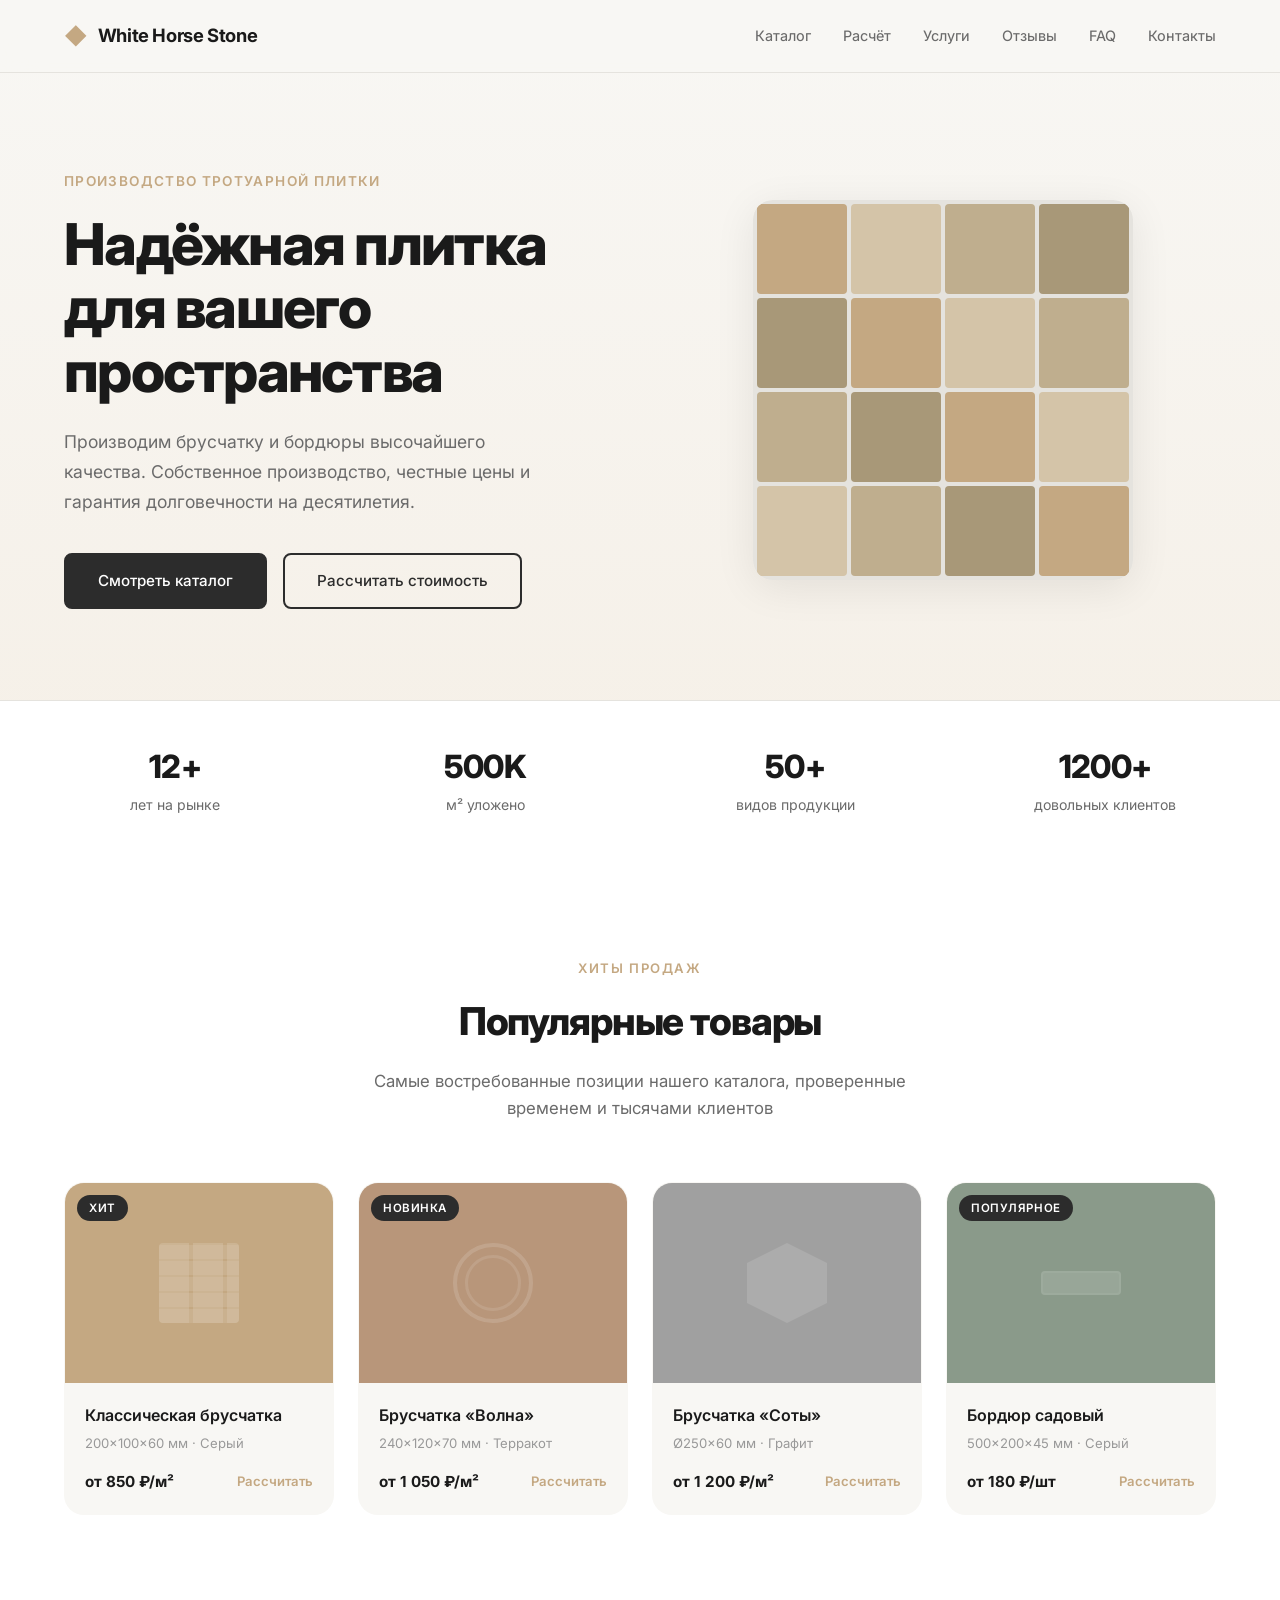
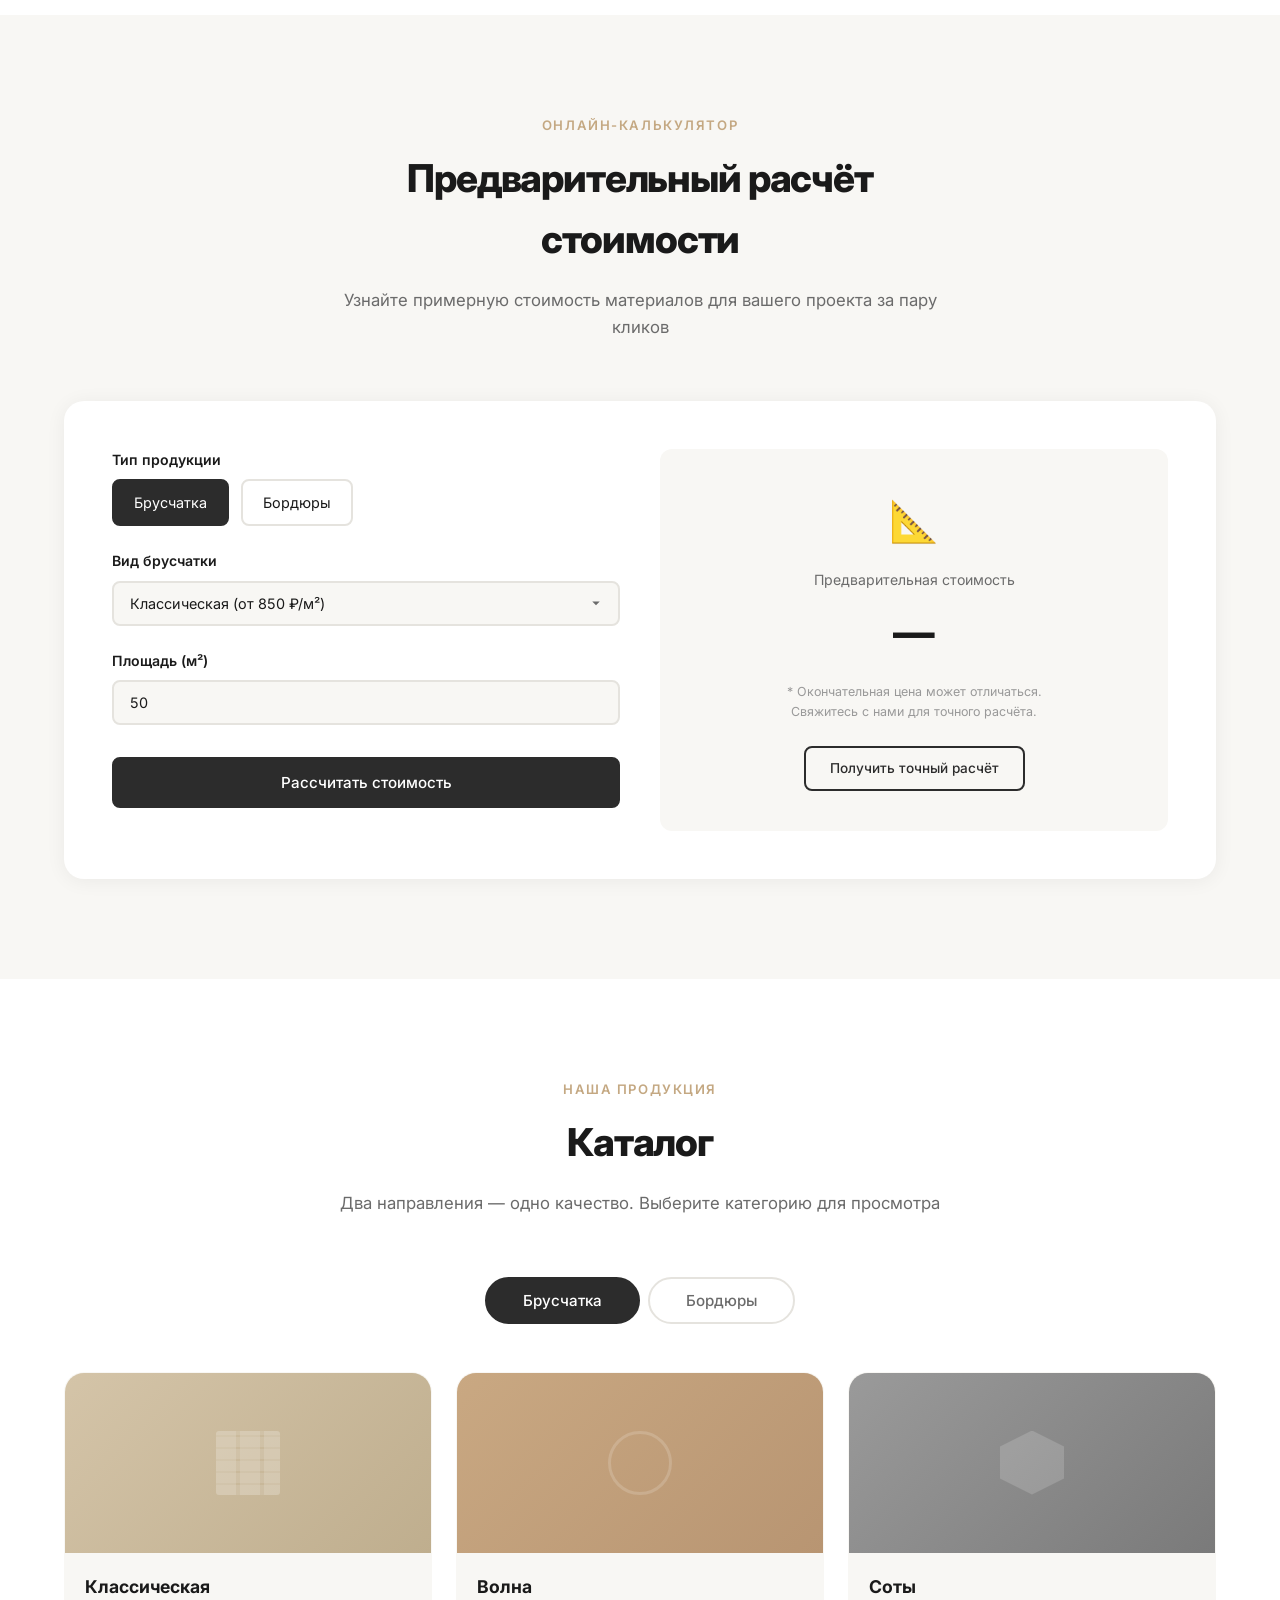
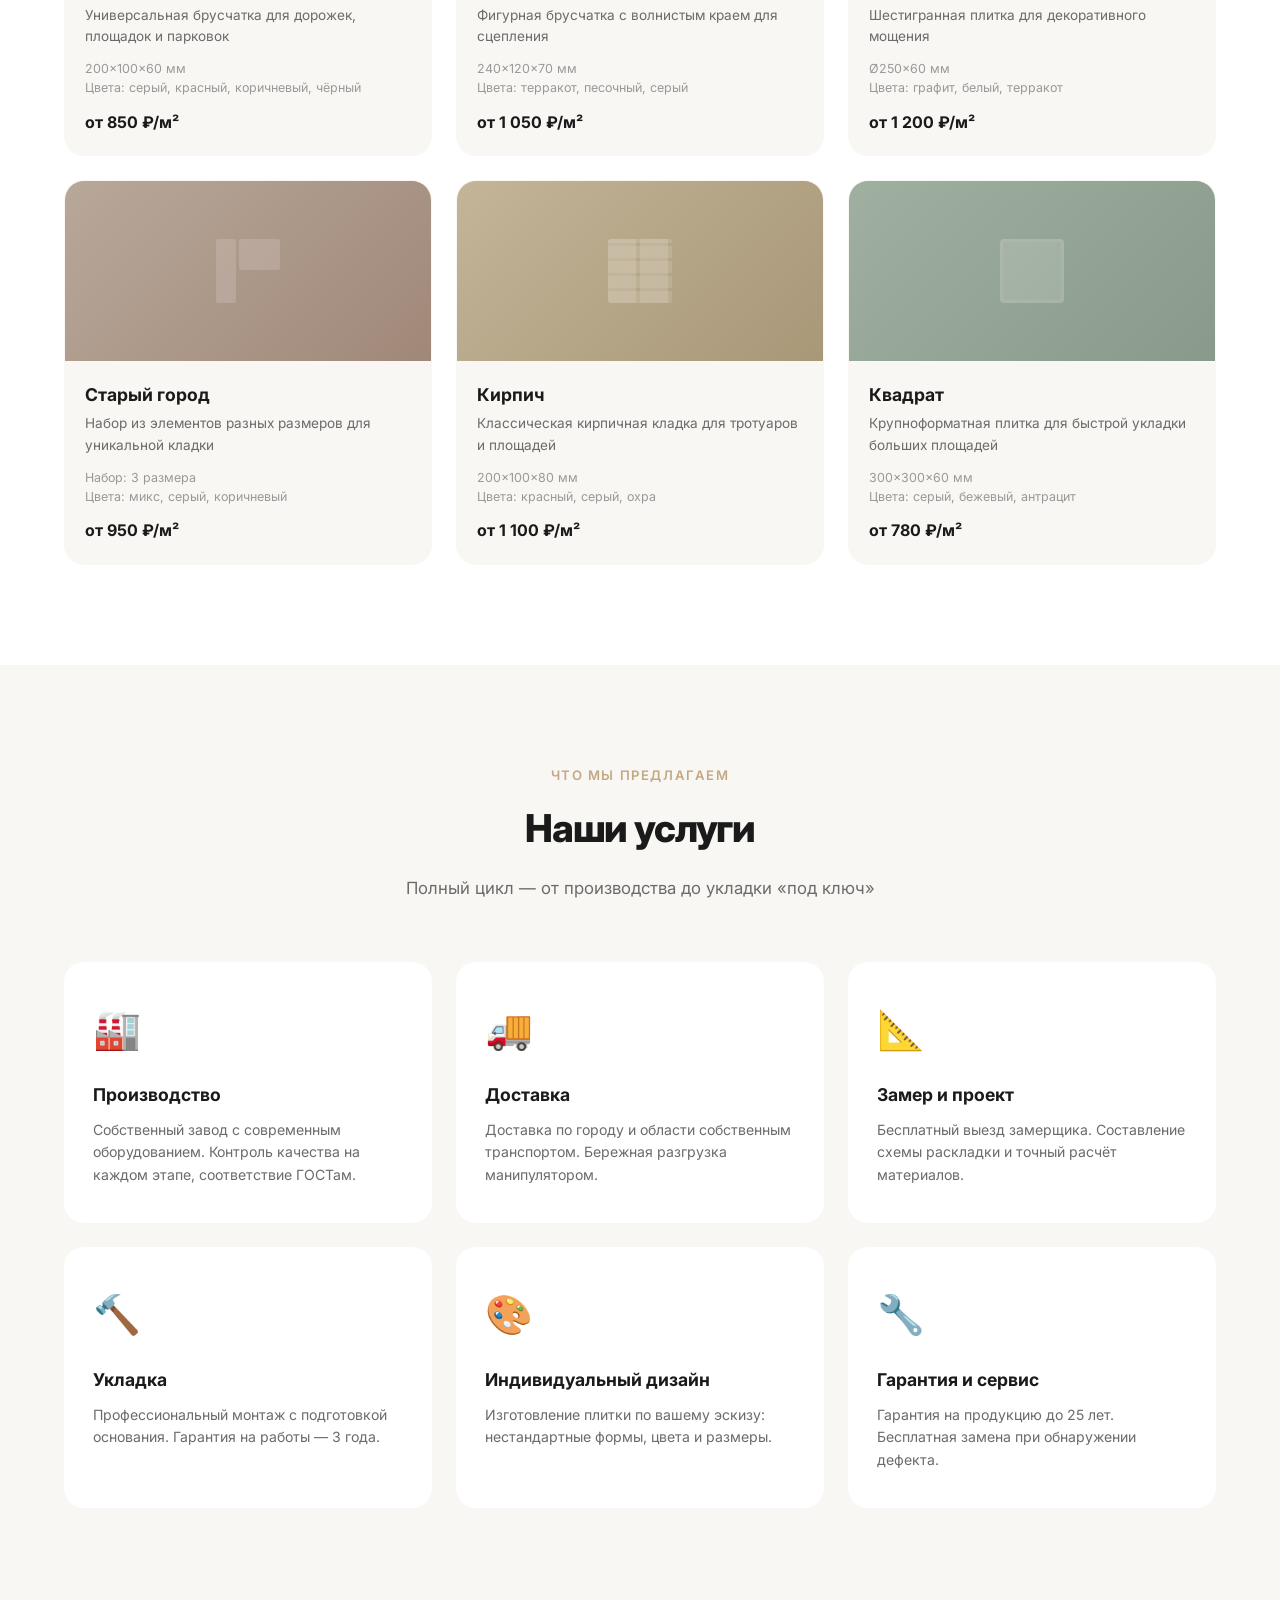
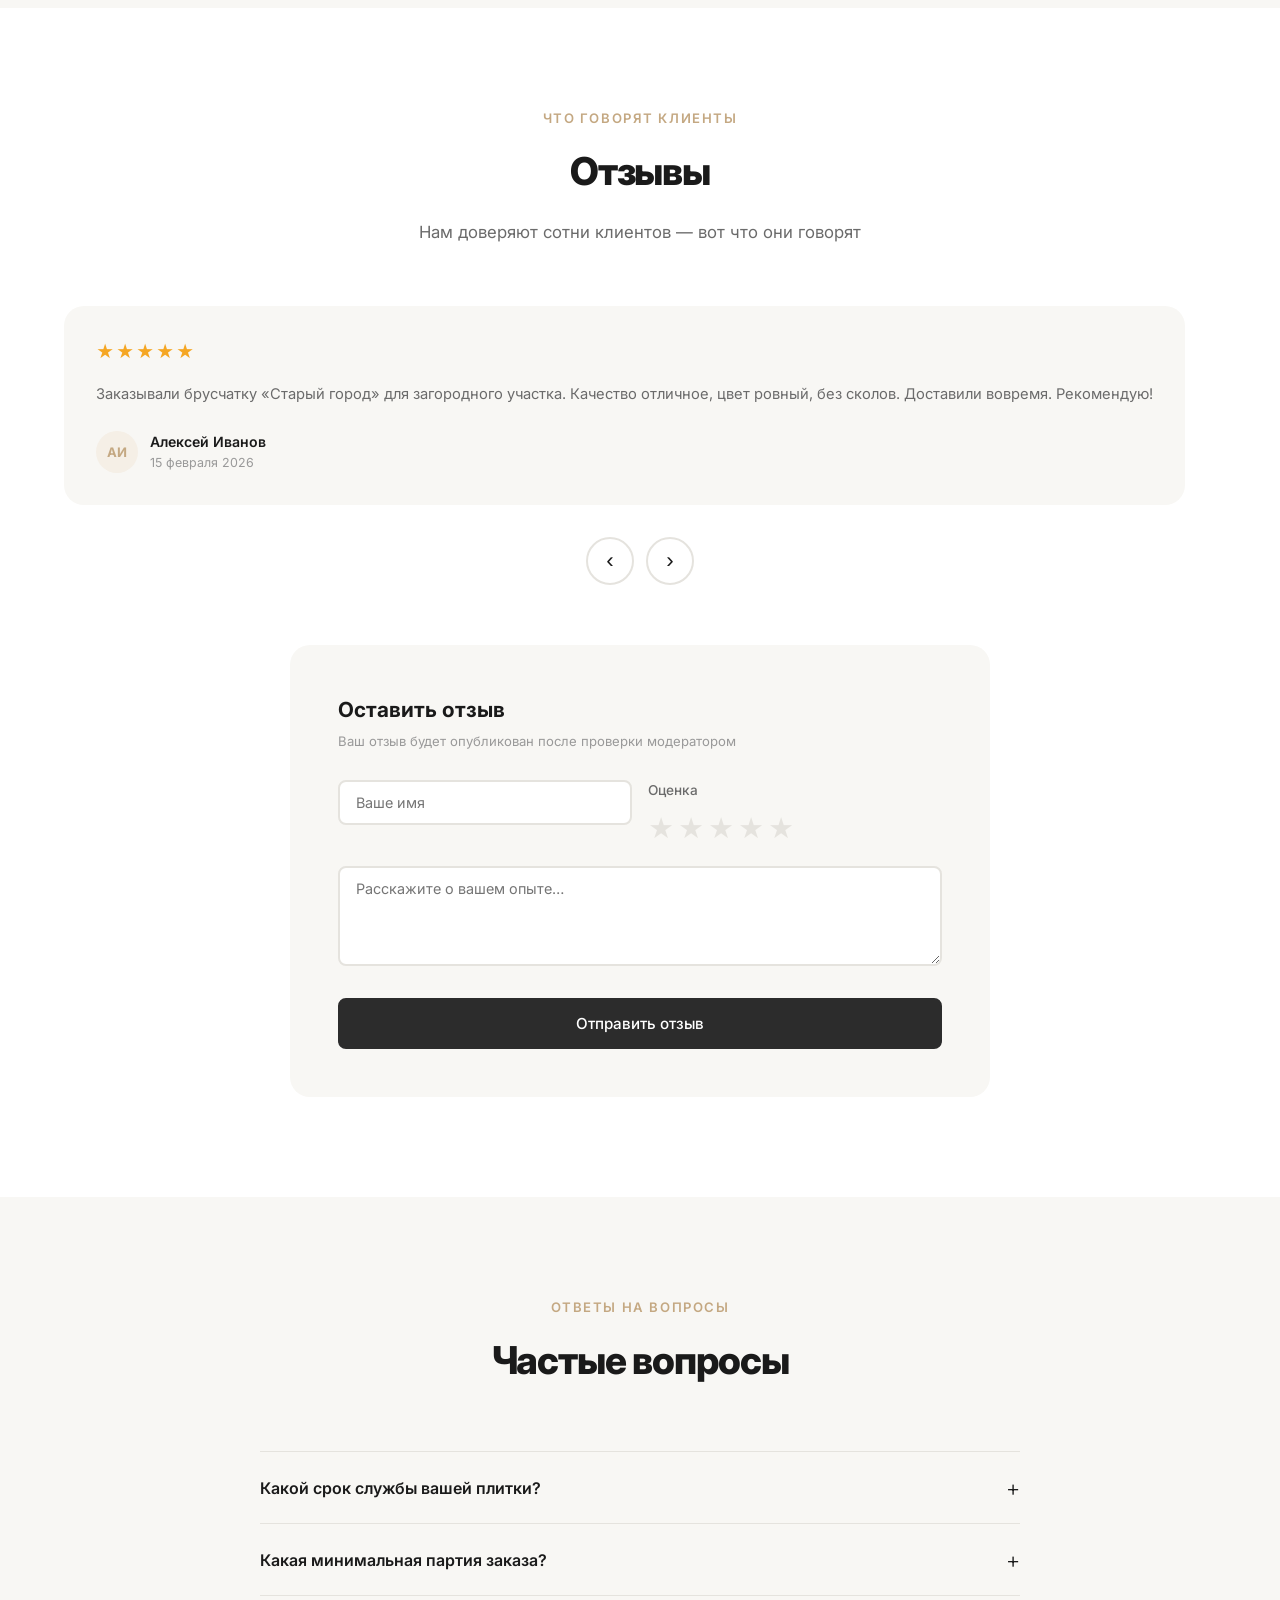
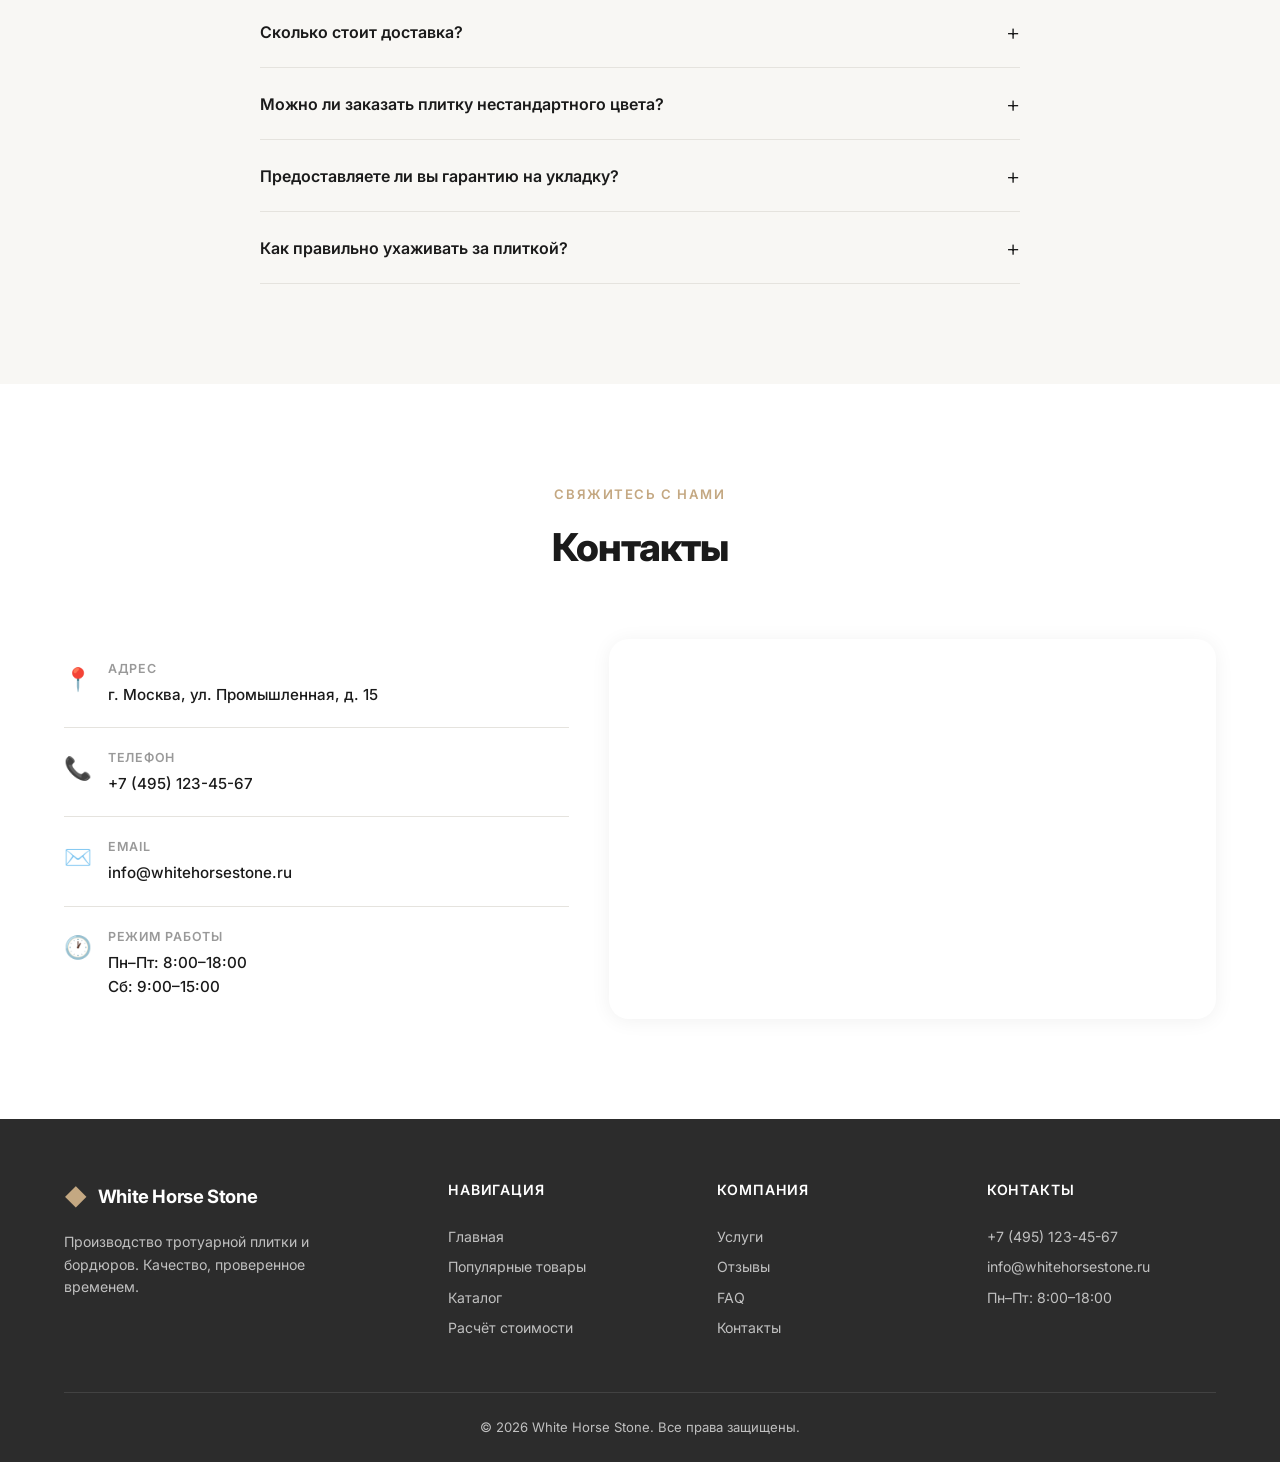
<file: index.html>
<!DOCTYPE html>
<html lang="ru">
<head>
    <meta charset="UTF-8">
    <meta name="viewport" content="width=device-width, initial-scale=1.0">
    <title>White Horse Stone — Тротуарная плитка и бордюры</title>
    <link rel="stylesheet" href="css/style.css">
    <link rel="preconnect" href="https://fonts.googleapis.com">
    <link rel="preconnect" href="https://fonts.gstatic.com" crossorigin>
    <link href="https://fonts.googleapis.com/css2?family=Inter:wght@300;400;500;600;700;800&display=swap" rel="stylesheet">
</head>
<body>

    <!-- ===== HEADER ===== -->
    <header class="header" id="header">
        <div class="container header__inner">
            <a href="#" class="logo">
                <span class="logo__icon">◆</span>
                <span class="logo__text">White Horse Stone</span>
            </a>
            <nav class="nav" id="nav">
                <a href="#catalog" class="nav__link">Каталог</a>
                <a href="#calculator" class="nav__link">Расчёт</a>
                <a href="#services" class="nav__link">Услуги</a>
                <a href="#reviews" class="nav__link">Отзывы</a>
                <a href="#faq" class="nav__link">FAQ</a>
                <a href="#contacts" class="nav__link">Контакты</a>
            </nav>
            <button class="burger" id="burger" aria-label="Меню">
                <span></span><span></span><span></span>
            </button>
        </div>
    </header>

    <!-- ===== HERO ===== -->
    <section class="hero" id="hero">
        <div class="container hero__inner">
            <div class="hero__content">
                <p class="hero__tag">Производство тротуарной плитки</p>
                <h1 class="hero__title">Надёжная плитка <br>для вашего пространства</h1>
                <p class="hero__desc">Производим брусчатку и бордюры высочайшего качества. Собственное производство, честные цены и гарантия долговечности на десятилетия.</p>
                <div class="hero__actions">
                    <a href="#catalog" class="btn btn--primary">Смотреть каталог</a>
                    <a href="#calculator" class="btn btn--outline">Рассчитать стоимость</a>
                </div>
            </div>
            <div class="hero__visual">
                <div class="hero__pattern">
                    <div class="hero__pattern-grid">
                        <div class="tile t1"></div><div class="tile t2"></div><div class="tile t3"></div><div class="tile t4"></div>
                        <div class="tile t5"></div><div class="tile t6"></div><div class="tile t7"></div><div class="tile t8"></div>
                        <div class="tile t9"></div><div class="tile t10"></div><div class="tile t11"></div><div class="tile t12"></div>
                        <div class="tile t13"></div><div class="tile t14"></div><div class="tile t15"></div><div class="tile t16"></div>
                    </div>
                </div>
            </div>
        </div>
        <div class="hero__stats">
            <div class="container hero__stats-inner">
                <div class="stat">
                    <span class="stat__number">12+</span>
                    <span class="stat__label">лет на рынке</span>
                </div>
                <div class="stat">
                    <span class="stat__number">500K</span>
                    <span class="stat__label">м² уложено</span>
                </div>
                <div class="stat">
                    <span class="stat__number">50+</span>
                    <span class="stat__label">видов продукции</span>
                </div>
                <div class="stat">
                    <span class="stat__number">1200+</span>
                    <span class="stat__label">довольных клиентов</span>
                </div>
            </div>
        </div>
    </section>

    <!-- ===== POPULAR PRODUCTS ===== -->
    <section class="section popular" id="popular">
        <div class="container">
            <div class="section__header">
                <p class="section__tag">Хиты продаж</p>
                <h2 class="section__title">Популярные товары</h2>
                <p class="section__desc">Самые востребованные позиции нашего каталога, проверенные временем и тысячами клиентов</p>
            </div>
            <div class="popular__grid">
                <div class="product-card">
                    <div class="product-card__img" style="background-color: #c4a882;">
                        <span class="product-card__badge">Хит</span>
                        <div class="product-card__tile-preview tile-preview--brick"></div>
                    </div>
                    <div class="product-card__body">
                        <h3 class="product-card__name">Классическая брусчатка</h3>
                        <p class="product-card__info">200×100×60 мм · Серый</p>
                        <div class="product-card__footer">
                            <span class="product-card__price">от 850 ₽/м²</span>
                            <a href="#calculator" class="product-card__btn">Рассчитать</a>
                        </div>
                    </div>
                </div>
                <div class="product-card">
                    <div class="product-card__img" style="background-color: #b8967a;">
                        <span class="product-card__badge">Новинка</span>
                        <div class="product-card__tile-preview tile-preview--wave"></div>
                    </div>
                    <div class="product-card__body">
                        <h3 class="product-card__name">Брусчатка «Волна»</h3>
                        <p class="product-card__info">240×120×70 мм · Терракот</p>
                        <div class="product-card__footer">
                            <span class="product-card__price">от 1 050 ₽/м²</span>
                            <a href="#calculator" class="product-card__btn">Рассчитать</a>
                        </div>
                    </div>
                </div>
                <div class="product-card">
                    <div class="product-card__img" style="background-color: #a0a0a0;">
                        <div class="product-card__tile-preview tile-preview--hex"></div>
                    </div>
                    <div class="product-card__body">
                        <h3 class="product-card__name">Брусчатка «Соты»</h3>
                        <p class="product-card__info">Ø250×60 мм · Графит</p>
                        <div class="product-card__footer">
                            <span class="product-card__price">от 1 200 ₽/м²</span>
                            <a href="#calculator" class="product-card__btn">Рассчитать</a>
                        </div>
                    </div>
                </div>
                <div class="product-card">
                    <div class="product-card__img" style="background-color: #8a9a8a;">
                        <span class="product-card__badge">Популярное</span>
                        <div class="product-card__tile-preview tile-preview--border"></div>
                    </div>
                    <div class="product-card__body">
                        <h3 class="product-card__name">Бордюр садовый</h3>
                        <p class="product-card__info">500×200×45 мм · Серый</p>
                        <div class="product-card__footer">
                            <span class="product-card__price">от 180 ₽/шт</span>
                            <a href="#calculator" class="product-card__btn">Рассчитать</a>
                        </div>
                    </div>
                </div>
            </div>
        </div>
    </section>

    <!-- ===== CALCULATOR ===== -->
    <section class="section calculator" id="calculator">
        <div class="container">
            <div class="section__header">
                <p class="section__tag">Онлайн-калькулятор</p>
                <h2 class="section__title">Предварительный расчёт стоимости</h2>
                <p class="section__desc">Узнайте примерную стоимость материалов для вашего проекта за пару кликов</p>
            </div>
            <div class="calc">
                <div class="calc__form">
                    <div class="calc__group">
                        <label class="calc__label">Тип продукции</label>
                        <div class="calc__radio-group">
                            <label class="calc__radio">
                                <input type="radio" name="productType" value="paving" checked>
                                <span>Брусчатка</span>
                            </label>
                            <label class="calc__radio">
                                <input type="radio" name="productType" value="border">
                                <span>Бордюры</span>
                            </label>
                        </div>
                    </div>

                    <div class="calc__group" id="calcPavingType">
                        <label class="calc__label">Вид брусчатки</label>
                        <select class="calc__select" id="pavingSelect">
                            <option value="850">Классическая (от 850 ₽/м²)</option>
                            <option value="1050">Волна (от 1 050 ₽/м²)</option>
                            <option value="1200">Соты (от 1 200 ₽/м²)</option>
                            <option value="950">Старый город (от 950 ₽/м²)</option>
                            <option value="1100">Кирпич (от 1 100 ₽/м²)</option>
                        </select>
                    </div>

                    <div class="calc__group hidden" id="calcBorderType">
                        <label class="calc__label">Вид бордюра</label>
                        <select class="calc__select" id="borderSelect">
                            <option value="180">Садовый (от 180 ₽/шт)</option>
                            <option value="350">Дорожный (от 350 ₽/шт)</option>
                            <option value="250">Декоративный (от 250 ₽/шт)</option>
                        </select>
                    </div>

                    <div class="calc__group" id="calcArea">
                        <label class="calc__label" id="calcAreaLabel">Площадь (м²)</label>
                        <input type="number" class="calc__input" id="calcAreaInput" min="1" placeholder="Введите площадь" value="50">
                    </div>

                    <button class="btn btn--primary calc__btn" id="calcBtn">Рассчитать стоимость</button>
                </div>

                <div class="calc__result" id="calcResult">
                    <div class="calc__result-icon">📐</div>
                    <p class="calc__result-label">Предварительная стоимость</p>
                    <p class="calc__result-value" id="calcValue">—</p>
                    <p class="calc__result-note">* Окончательная цена может отличаться. Свяжитесь с нами для точного расчёта.</p>
                    <a href="#contacts" class="btn btn--outline calc__result-btn">Получить точный расчёт</a>
                </div>
            </div>
        </div>
    </section>

    <!-- ===== CATALOG ===== -->
    <section class="section catalog" id="catalog">
        <div class="container">
            <div class="section__header">
                <p class="section__tag">Наша продукция</p>
                <h2 class="section__title">Каталог</h2>
                <p class="section__desc">Два направления — одно качество. Выберите категорию для просмотра</p>
            </div>

            <div class="catalog__tabs">
                <button class="catalog__tab active" data-tab="paving">Брусчатка</button>
                <button class="catalog__tab" data-tab="borders">Бордюры</button>
            </div>

            <!-- Брусчатка -->
            <div class="catalog__content active" id="tab-paving">
                <div class="catalog__grid">
                    <div class="catalog-card">
                        <div class="catalog-card__img" style="background: linear-gradient(135deg, #d4c4a8, #bfae8e);">
                            <div class="catalog-card__tile-demo tile-demo--classic"></div>
                        </div>
                        <h3 class="catalog-card__name">Классическая</h3>
                        <p class="catalog-card__desc">Универсальная брусчатка для дорожек, площадок и парковок</p>
                        <p class="catalog-card__specs">200×100×60 мм</p>
                        <p class="catalog-card__colors">Цвета: серый, красный, коричневый, чёрный</p>
                        <p class="catalog-card__price">от 850 ₽/м²</p>
                    </div>
                    <div class="catalog-card">
                        <div class="catalog-card__img" style="background: linear-gradient(135deg, #c9a882, #b89572);">
                            <div class="catalog-card__tile-demo tile-demo--wave"></div>
                        </div>
                        <h3 class="catalog-card__name">Волна</h3>
                        <p class="catalog-card__desc">Фигурная брусчатка с волнистым краем для сцепления</p>
                        <p class="catalog-card__specs">240×120×70 мм</p>
                        <p class="catalog-card__colors">Цвета: терракот, песочный, серый</p>
                        <p class="catalog-card__price">от 1 050 ₽/м²</p>
                    </div>
                    <div class="catalog-card">
                        <div class="catalog-card__img" style="background: linear-gradient(135deg, #9a9a9a, #7a7a7a);">
                            <div class="catalog-card__tile-demo tile-demo--hex"></div>
                        </div>
                        <h3 class="catalog-card__name">Соты</h3>
                        <p class="catalog-card__desc">Шестигранная плитка для декоративного мощения</p>
                        <p class="catalog-card__specs">Ø250×60 мм</p>
                        <p class="catalog-card__colors">Цвета: графит, белый, терракот</p>
                        <p class="catalog-card__price">от 1 200 ₽/м²</p>
                    </div>
                    <div class="catalog-card">
                        <div class="catalog-card__img" style="background: linear-gradient(135deg, #b8a89a, #a08878);">
                            <div class="catalog-card__tile-demo tile-demo--oldtown"></div>
                        </div>
                        <h3 class="catalog-card__name">Старый город</h3>
                        <p class="catalog-card__desc">Набор из элементов разных размеров для уникальной кладки</p>
                        <p class="catalog-card__specs">Набор: 3 размера</p>
                        <p class="catalog-card__colors">Цвета: микс, серый, коричневый</p>
                        <p class="catalog-card__price">от 950 ₽/м²</p>
                    </div>
                    <div class="catalog-card">
                        <div class="catalog-card__img" style="background: linear-gradient(135deg, #c4b498, #a89878);">
                            <div class="catalog-card__tile-demo tile-demo--brick"></div>
                        </div>
                        <h3 class="catalog-card__name">Кирпич</h3>
                        <p class="catalog-card__desc">Классическая кирпичная кладка для тротуаров и площадей</p>
                        <p class="catalog-card__specs">200×100×80 мм</p>
                        <p class="catalog-card__colors">Цвета: красный, серый, охра</p>
                        <p class="catalog-card__price">от 1 100 ₽/м²</p>
                    </div>
                    <div class="catalog-card">
                        <div class="catalog-card__img" style="background: linear-gradient(135deg, #a0b0a0, #8a9a8a);">
                            <div class="catalog-card__tile-demo tile-demo--square"></div>
                        </div>
                        <h3 class="catalog-card__name">Квадрат</h3>
                        <p class="catalog-card__desc">Крупноформатная плитка для быстрой укладки больших площадей</p>
                        <p class="catalog-card__specs">300×300×60 мм</p>
                        <p class="catalog-card__colors">Цвета: серый, бежевый, антрацит</p>
                        <p class="catalog-card__price">от 780 ₽/м²</p>
                    </div>
                </div>
            </div>

            <!-- Бордюры -->
            <div class="catalog__content" id="tab-borders">
                <div class="catalog__grid">
                    <div class="catalog-card">
                        <div class="catalog-card__img" style="background: linear-gradient(135deg, #b0b0b0, #909090);">
                            <div class="catalog-card__tile-demo tile-demo--border-garden"></div>
                        </div>
                        <h3 class="catalog-card__name">Садовый</h3>
                        <p class="catalog-card__desc">Лёгкий бордюр для садовых дорожек и клумб</p>
                        <p class="catalog-card__specs">500×200×45 мм</p>
                        <p class="catalog-card__colors">Цвета: серый, красный, коричневый</p>
                        <p class="catalog-card__price">от 180 ₽/шт</p>
                    </div>
                    <div class="catalog-card">
                        <div class="catalog-card__img" style="background: linear-gradient(135deg, #8a8a8a, #6a6a6a);">
                            <div class="catalog-card__tile-demo tile-demo--border-road"></div>
                        </div>
                        <h3 class="catalog-card__name">Дорожный</h3>
                        <p class="catalog-card__desc">Усиленный бордюр для проезжих частей и парковок</p>
                        <p class="catalog-card__specs">1000×300×150 мм</p>
                        <p class="catalog-card__colors">Цвета: серый, чёрный</p>
                        <p class="catalog-card__price">от 350 ₽/шт</p>
                    </div>
                    <div class="catalog-card">
                        <div class="catalog-card__img" style="background: linear-gradient(135deg, #c8b898, #a89878);">
                            <div class="catalog-card__tile-demo tile-demo--border-deco"></div>
                        </div>
                        <h3 class="catalog-card__name">Декоративный</h3>
                        <p class="catalog-card__desc">Фигурный бордюр с рельефным орнаментом</p>
                        <p class="catalog-card__specs">500×250×50 мм</p>
                        <p class="catalog-card__colors">Цвета: песочный, терракот, серый</p>
                        <p class="catalog-card__price">от 250 ₽/шт</p>
                    </div>
                    <div class="catalog-card">
                        <div class="catalog-card__img" style="background: linear-gradient(135deg, #a0a898, #889088);">
                            <div class="catalog-card__tile-demo tile-demo--border-lawn"></div>
                        </div>
                        <h3 class="catalog-card__name">Газонный</h3>
                        <p class="catalog-card__desc">Низкий бордюр для отделения газонов от мощёных зон</p>
                        <p class="catalog-card__specs">500×100×30 мм</p>
                        <p class="catalog-card__colors">Цвета: зелёный, серый</p>
                        <p class="catalog-card__price">от 120 ₽/шт</p>
                    </div>
                </div>
            </div>
        </div>
    </section>

    <!-- ===== SERVICES ===== -->
    <section class="section services" id="services">
        <div class="container">
            <div class="section__header">
                <p class="section__tag">Что мы предлагаем</p>
                <h2 class="section__title">Наши услуги</h2>
                <p class="section__desc">Полный цикл — от производства до укладки «под ключ»</p>
            </div>
            <div class="services__grid">
                <div class="service-card">
                    <div class="service-card__icon">🏭</div>
                    <h3 class="service-card__title">Производство</h3>
                    <p class="service-card__desc">Собственный завод с современным оборудованием. Контроль качества на каждом этапе, соответствие ГОСТам.</p>
                </div>
                <div class="service-card">
                    <div class="service-card__icon">🚚</div>
                    <h3 class="service-card__title">Доставка</h3>
                    <p class="service-card__desc">Доставка по городу и области собственным транспортом. Бережная разгрузка манипулятором.</p>
                </div>
                <div class="service-card">
                    <div class="service-card__icon">📐</div>
                    <h3 class="service-card__title">Замер и проект</h3>
                    <p class="service-card__desc">Бесплатный выезд замерщика. Составление схемы раскладки и точный расчёт материалов.</p>
                </div>
                <div class="service-card">
                    <div class="service-card__icon">🔨</div>
                    <h3 class="service-card__title">Укладка</h3>
                    <p class="service-card__desc">Профессиональный монтаж с подготовкой основания. Гарантия на работы — 3 года.</p>
                </div>
                <div class="service-card">
                    <div class="service-card__icon">🎨</div>
                    <h3 class="service-card__title">Индивидуальный дизайн</h3>
                    <p class="service-card__desc">Изготовление плитки по вашему эскизу: нестандартные формы, цвета и размеры.</p>
                </div>
                <div class="service-card">
                    <div class="service-card__icon">🔧</div>
                    <h3 class="service-card__title">Гарантия и сервис</h3>
                    <p class="service-card__desc">Гарантия на продукцию до 25 лет. Бесплатная замена при обнаружении дефекта.</p>
                </div>
            </div>
        </div>
    </section>

    <!-- ===== REVIEWS ===== -->
    <section class="section reviews" id="reviews">
        <div class="container">
            <div class="section__header">
                <p class="section__tag">Что говорят клиенты</p>
                <h2 class="section__title">Отзывы</h2>
                <p class="section__desc">Нам доверяют сотни клиентов — вот что они говорят</p>
            </div>

            <div class="reviews__slider" id="reviewsSlider">
                <div class="reviews__track" id="reviewsTrack">
                    <!-- Предустановленные отзывы -->
                    <div class="review-card">
                        <div class="review-card__stars">★★★★★</div>
                        <p class="review-card__text">Заказывали брусчатку «Старый город» для загородного участка. Качество отличное, цвет ровный, без сколов. Доставили вовремя. Рекомендую!</p>
                        <div class="review-card__author">
                            <div class="review-card__avatar">АИ</div>
                            <div>
                                <p class="review-card__name">Алексей Иванов</p>
                                <p class="review-card__date">15 февраля 2026</p>
                            </div>
                        </div>
                    </div>
                    <div class="review-card">
                        <div class="review-card__stars">★★★★★</div>
                        <p class="review-card__text">Делали дорожки на даче. Плитка «Волна» легла идеально, мастера всё сделали аккуратно. Уже второй сезон — ни одной трещины!</p>
                        <div class="review-card__author">
                            <div class="review-card__avatar">МС</div>
                            <div>
                                <p class="review-card__name">Мария Смирнова</p>
                                <p class="review-card__date">3 января 2026</p>
                            </div>
                        </div>
                    </div>
                    <div class="review-card">
                        <div class="review-card__stars">★★★★★</div>
                        <p class="review-card__text">Брали бордюры и брусчатку для парковки у офиса. Всё чётко: замер, расчёт, доставка, укладка. Работают профессионально.</p>
                        <div class="review-card__author">
                            <div class="review-card__avatar">ДК</div>
                            <div>
                                <p class="review-card__name">Дмитрий Козлов</p>
                                <p class="review-card__date">20 декабря 2025</p>
                            </div>
                        </div>
                    </div>
                </div>
                <div class="reviews__controls">
                    <button class="reviews__arrow reviews__arrow--prev" id="reviewPrev" aria-label="Предыдущий">‹</button>
                    <button class="reviews__arrow reviews__arrow--next" id="reviewNext" aria-label="Следующий">›</button>
                </div>
            </div>

            <!-- Форма отзыва -->
            <div class="review-form" id="reviewForm">
                <h3 class="review-form__title">Оставить отзыв</h3>
                <p class="review-form__note">Ваш отзыв будет опубликован после проверки модератором</p>
                <div class="review-form__fields">
                    <div class="review-form__group">
                        <input type="text" class="review-form__input" id="reviewName" placeholder="Ваше имя" maxlength="50" required>
                    </div>
                    <div class="review-form__group">
                        <label class="review-form__label">Оценка</label>
                        <div class="review-form__stars-input" id="starsInput">
                            <span class="star-btn" data-value="1">★</span>
                            <span class="star-btn" data-value="2">★</span>
                            <span class="star-btn" data-value="3">★</span>
                            <span class="star-btn" data-value="4">★</span>
                            <span class="star-btn" data-value="5">★</span>
                        </div>
                    </div>
                    <div class="review-form__group review-form__group--full">
                        <textarea class="review-form__textarea" id="reviewText" placeholder="Расскажите о вашем опыте…" maxlength="500" required></textarea>
                    </div>
                    <button class="btn btn--primary review-form__btn" id="submitReview">Отправить отзыв</button>
                </div>
                <div class="review-form__success hidden" id="reviewSuccess">
                    <span class="review-form__success-icon">✓</span>
                    <p>Спасибо! Ваш отзыв отправлен на модерацию.</p>
                </div>
            </div>
        </div>
    </section>

    <!-- ===== FAQ ===== -->
    <section class="section faq" id="faq">
        <div class="container">
            <div class="section__header">
                <p class="section__tag">Ответы на вопросы</p>
                <h2 class="section__title">Частые вопросы</h2>
            </div>
            <div class="faq__list">
                <div class="faq__item">
                    <button class="faq__question">
                        <span>Какой срок службы вашей плитки?</span>
                        <span class="faq__icon">+</span>
                    </button>
                    <div class="faq__answer">
                        <p>Наша плитка рассчитана на срок службы от 25 лет и более при правильной укладке и эксплуатации. Мы используем высокомарочный бетон (М300+) и качественные красители, устойчивые к выгоранию.</p>
                    </div>
                </div>
                <div class="faq__item">
                    <button class="faq__question">
                        <span>Какая минимальная партия заказа?</span>
                        <span class="faq__icon">+</span>
                    </button>
                    <div class="faq__answer">
                        <p>Минимальный заказ — от 10 м² для брусчатки и от 20 штук для бордюров. Для нестандартных заказов минимальная партия обсуждается индивидуально.</p>
                    </div>
                </div>
                <div class="faq__item">
                    <button class="faq__question">
                        <span>Сколько стоит доставка?</span>
                        <span class="faq__icon">+</span>
                    </button>
                    <div class="faq__answer">
                        <p>Доставка по городу — бесплатно при заказе от 50 м². За пределы города стоимость рассчитывается индивидуально, в среднем от 50 ₽/км. Разгрузка манипулятором включена.</p>
                    </div>
                </div>
                <div class="faq__item">
                    <button class="faq__question">
                        <span>Можно ли заказать плитку нестандартного цвета?</span>
                        <span class="faq__icon">+</span>
                    </button>
                    <div class="faq__answer">
                        <p>Да, мы изготавливаем плитку в любом цвете по каталогу RAL. Срок изготовления нестандартных цветов — от 5 рабочих дней, минимальная партия — от 30 м².</p>
                    </div>
                </div>
                <div class="faq__item">
                    <button class="faq__question">
                        <span>Предоставляете ли вы гарантию на укладку?</span>
                        <span class="faq__icon">+</span>
                    </button>
                    <div class="faq__answer">
                        <p>Да, гарантия на работы по укладке составляет 3 года. На саму продукцию — до 25 лет. В случае обнаружения производственного брака замена производится бесплатно.</p>
                    </div>
                </div>
                <div class="faq__item">
                    <button class="faq__question">
                        <span>Как правильно ухаживать за плиткой?</span>
                        <span class="faq__icon">+</span>
                    </button>
                    <div class="faq__answer">
                        <p>Плитка не требует особого ухода. Рекомендуем периодически промывать водой, не использовать агрессивную химию и своевременно удалять сорняки из швов. Зимой для уборки льда не используйте металлические скребки.</p>
                    </div>
                </div>
            </div>
        </div>
    </section>

    <!-- ===== CONTACTS ===== -->
    <section class="section contacts" id="contacts">
        <div class="container">
            <div class="section__header">
                <p class="section__tag">Свяжитесь с нами</p>
                <h2 class="section__title">Контакты</h2>
            </div>
            <div class="contacts__inner">
                <div class="contacts__info">
                    <div class="contacts__item">
                        <span class="contacts__icon">📍</span>
                        <div>
                            <p class="contacts__label">Адрес</p>
                            <p class="contacts__value">г. Москва, ул. Промышленная, д. 15</p>
                        </div>
                    </div>
                    <div class="contacts__item">
                        <span class="contacts__icon">📞</span>
                        <div>
                            <p class="contacts__label">Телефон</p>
                            <p class="contacts__value"><a href="tel:+74951234567">+7 (495) 123-45-67</a></p>
                        </div>
                    </div>
                    <div class="contacts__item">
                        <span class="contacts__icon">✉️</span>
                        <div>
                            <p class="contacts__label">Email</p>
                            <p class="contacts__value"><a href="mailto:info@whitehorsestone.ru">info@whitehorsestone.ru</a></p>
                        </div>
                    </div>
                    <div class="contacts__item">
                        <span class="contacts__icon">🕐</span>
                        <div>
                            <p class="contacts__label">Режим работы</p>
                            <p class="contacts__value">Пн–Пт: 8:00–18:00<br>Сб: 9:00–15:00</p>
                        </div>
                    </div>
                </div>
                <div class="contacts__map" id="map">
                    <iframe 
                        src="https://www.openstreetmap.org/export/embed.html?bbox=37.5%2C55.7%2C37.7%2C55.8&layer=mapnik"
                        width="100%" 
                        height="100%" 
                        style="border:0; border-radius: 16px;" 
                        allowfullscreen 
                        loading="lazy"
                        title="Карта">
                    </iframe>
                </div>
            </div>
        </div>
    </section>

    <!-- ===== FOOTER ===== -->
    <footer class="footer">
        <div class="container">
            <div class="footer__inner">
                <div class="footer__col footer__col--brand">
                    <a href="#" class="logo logo--footer">
                        <span class="logo__icon">◆</span>
                        <span class="logo__text">White Horse Stone</span>
                    </a>
                    <p class="footer__about">Производство тротуарной плитки и бордюров. Качество, проверенное временем.</p>
                </div>
                <div class="footer__col">
                    <h4 class="footer__heading">Навигация</h4>
                    <a href="#hero" class="footer__link">Главная</a>
                    <a href="#popular" class="footer__link">Популярные товары</a>
                    <a href="#catalog" class="footer__link">Каталог</a>
                    <a href="#calculator" class="footer__link">Расчёт стоимости</a>
                </div>
                <div class="footer__col">
                    <h4 class="footer__heading">Компания</h4>
                    <a href="#services" class="footer__link">Услуги</a>
                    <a href="#reviews" class="footer__link">Отзывы</a>
                    <a href="#faq" class="footer__link">FAQ</a>
                    <a href="#contacts" class="footer__link">Контакты</a>
                </div>
                <div class="footer__col">
                    <h4 class="footer__heading">Контакты</h4>
                    <a href="tel:+74951234567" class="footer__link">+7 (495) 123-45-67</a>
                    <a href="mailto:info@whitehorsestone.ru" class="footer__link">info@whitehorsestone.ru</a>
                    <p class="footer__link">Пн–Пт: 8:00–18:00</p>
                </div>
            </div>
            <div class="footer__bottom">
                <p>&copy; 2026 White Horse Stone. Все права защищены.</p>
            </div>
        </div>
    </footer>

    <script src="js/main.js"></script>
</body>
</html>
</file>
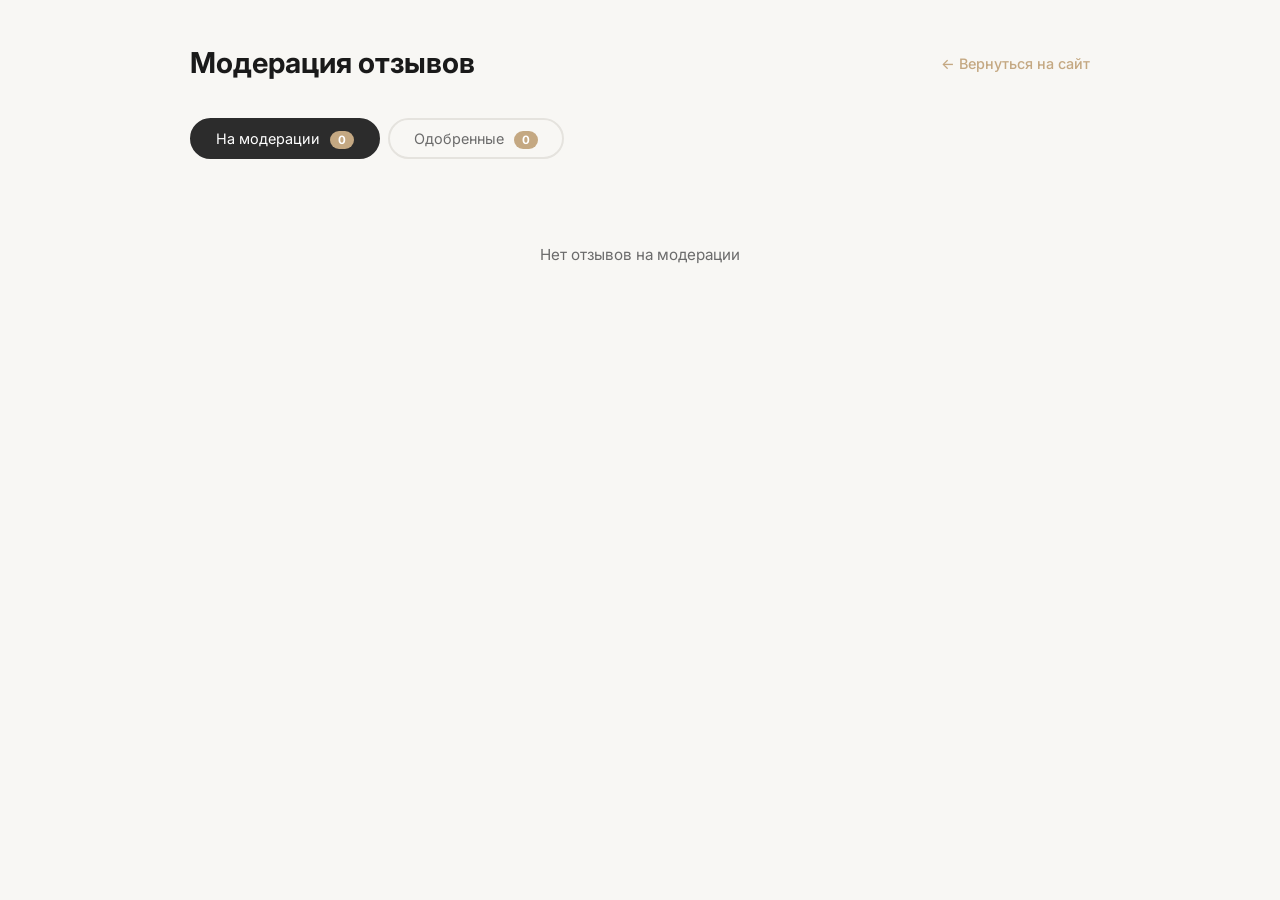
<file: admin.html>
<!DOCTYPE html>
<html lang="ru">
<head>
    <meta charset="UTF-8">
    <meta name="viewport" content="width=device-width, initial-scale=1.0">
    <title>Модерация отзывов — White Horse Stone</title>
    <link rel="preconnect" href="https://fonts.googleapis.com">
    <link rel="preconnect" href="https://fonts.gstatic.com" crossorigin>
    <link href="https://fonts.googleapis.com/css2?family=Inter:wght@400;500;600;700&display=swap" rel="stylesheet">
    <style>
        *, *::before, *::after { margin: 0; padding: 0; box-sizing: border-box; }

        :root {
            --bg: #f8f7f4;
            --white: #ffffff;
            --text: #1a1a1a;
            --text-secondary: #6b6b6b;
            --border: #e5e3de;
            --accent: #2c2c2c;
            --warm: #c4a882;
            --green: #43a047;
            --red: #e53935;
            --radius: 12px;
            --font: 'Inter', sans-serif;
        }

        body {
            font-family: var(--font);
            background: var(--bg);
            color: var(--text);
            line-height: 1.6;
            padding: 40px 24px;
        }

        .admin {
            max-width: 900px;
            margin: 0 auto;
        }

        .admin__header {
            display: flex;
            align-items: center;
            justify-content: space-between;
            margin-bottom: 32px;
            flex-wrap: wrap;
            gap: 16px;
        }

        .admin__title {
            font-size: 1.8rem;
            font-weight: 700;
        }

        .admin__back {
            font-size: 0.9rem;
            color: var(--warm);
            text-decoration: none;
            font-weight: 500;
        }
        .admin__back:hover { text-decoration: underline; }

        .admin__tabs {
            display: flex;
            gap: 8px;
            margin-bottom: 24px;
        }

        .admin__tab {
            padding: 10px 24px;
            border: 2px solid var(--border);
            border-radius: 50px;
            background: transparent;
            font-family: var(--font);
            font-size: 0.9rem;
            cursor: pointer;
            transition: 0.3s;
            color: var(--text-secondary);
        }

        .admin__tab.active {
            background: var(--accent);
            border-color: var(--accent);
            color: var(--white);
        }

        .admin__count {
            background: var(--warm);
            color: var(--white);
            font-size: 0.72rem;
            padding: 2px 8px;
            border-radius: 20px;
            margin-left: 6px;
            font-weight: 700;
        }

        .admin__empty {
            text-align: center;
            padding: 60px;
            color: var(--text-secondary);
            font-size: 0.95rem;
        }

        .review-mod {
            background: var(--white);
            border-radius: var(--radius);
            padding: 28px;
            margin-bottom: 16px;
            border: 1px solid var(--border);
            transition: 0.3s;
        }

        .review-mod__top {
            display: flex;
            align-items: center;
            justify-content: space-between;
            margin-bottom: 12px;
        }

        .review-mod__name {
            font-weight: 600;
            font-size: 1rem;
        }

        .review-mod__date {
            font-size: 0.82rem;
            color: var(--text-secondary);
        }

        .review-mod__stars {
            color: #f5a623;
            font-size: 1rem;
            letter-spacing: 1px;
            margin-bottom: 8px;
        }

        .review-mod__text {
            font-size: 0.92rem;
            color: var(--text-secondary);
            line-height: 1.7;
            margin-bottom: 20px;
        }

        .review-mod__actions {
            display: flex;
            gap: 10px;
        }

        .btn-mod {
            padding: 8px 20px;
            border: none;
            border-radius: 8px;
            font-family: var(--font);
            font-size: 0.85rem;
            font-weight: 600;
            cursor: pointer;
            transition: 0.3s;
        }

        .btn-mod--approve {
            background: var(--green);
            color: var(--white);
        }
        .btn-mod--approve:hover { opacity: 0.85; }

        .btn-mod--reject {
            background: var(--red);
            color: var(--white);
        }
        .btn-mod--reject:hover { opacity: 0.85; }

        .btn-mod--delete {
            background: transparent;
            color: var(--red);
            border: 1px solid var(--red);
        }
        .btn-mod--delete:hover { background: var(--red); color: var(--white); }

        @keyframes fadeOut {
            to { opacity: 0; transform: translateX(30px); height: 0; padding: 0; margin: 0; overflow: hidden; }
        }

        .review-mod--removing {
            animation: fadeOut 0.4s ease forwards;
        }
    </style>
</head>
<body>

    <div class="admin">
        <div class="admin__header">
            <h1 class="admin__title">Модерация отзывов</h1>
            <a href="index.html" class="admin__back">← Вернуться на сайт</a>
        </div>

        <div class="admin__tabs">
            <button class="admin__tab active" data-view="pending">
                На модерации <span class="admin__count" id="pendingCount">0</span>
            </button>
            <button class="admin__tab" data-view="approved">
                Одобренные <span class="admin__count" id="approvedCount">0</span>
            </button>
        </div>

        <div id="pendingList"></div>
        <div id="approvedList" style="display:none"></div>
    </div>

    <script>
        const pendingList = document.getElementById('pendingList');
        const approvedList = document.getElementById('approvedList');
        const pendingCount = document.getElementById('pendingCount');
        const approvedCount = document.getElementById('approvedCount');
        const tabs = document.querySelectorAll('.admin__tab');

        function escapeHtml(text) {
            const div = document.createElement('div');
            div.textContent = text;
            return div.innerHTML;
        }

        function getPending() {
            return JSON.parse(localStorage.getItem('whs_pending_reviews') || '[]');
        }

        function getApproved() {
            return JSON.parse(localStorage.getItem('whs_approved_reviews') || '[]');
        }

        function savePending(data) {
            localStorage.setItem('whs_pending_reviews', JSON.stringify(data));
        }

        function saveApproved(data) {
            localStorage.setItem('whs_approved_reviews', JSON.stringify(data));
        }

        function renderStars(n) {
            return '★'.repeat(n) + '☆'.repeat(5 - n);
        }

        function render() {
            const pending = getPending();
            const approved = getApproved();

            pendingCount.textContent = pending.length;
            approvedCount.textContent = approved.length;

            if (pending.length === 0) {
                pendingList.innerHTML = '<div class="admin__empty">Нет отзывов на модерации</div>';
            } else {
                pendingList.innerHTML = pending.map(r => `
                    <div class="review-mod" data-id="${r.id}">
                        <div class="review-mod__top">
                            <span class="review-mod__name">${escapeHtml(r.name)}</span>
                            <span class="review-mod__date">${escapeHtml(r.date)}</span>
                        </div>
                        <div class="review-mod__stars">${renderStars(r.rating)}</div>
                        <p class="review-mod__text">${escapeHtml(r.text)}</p>
                        <div class="review-mod__actions">
                            <button class="btn-mod btn-mod--approve" onclick="approve(${r.id})">Одобрить</button>
                            <button class="btn-mod btn-mod--reject" onclick="reject(${r.id})">Отклонить</button>
                        </div>
                    </div>
                `).join('');
            }

            if (approved.length === 0) {
                approvedList.innerHTML = '<div class="admin__empty">Нет одобренных отзывов</div>';
            } else {
                approvedList.innerHTML = approved.map(r => `
                    <div class="review-mod" data-id="${r.id}">
                        <div class="review-mod__top">
                            <span class="review-mod__name">${escapeHtml(r.name)}</span>
                            <span class="review-mod__date">${escapeHtml(r.date)}</span>
                        </div>
                        <div class="review-mod__stars">${renderStars(r.rating)}</div>
                        <p class="review-mod__text">${escapeHtml(r.text)}</p>
                        <div class="review-mod__actions">
                            <button class="btn-mod btn-mod--delete" onclick="removeApproved(${r.id})">Удалить</button>
                        </div>
                    </div>
                `).join('');
            }
        }

        function animateAndRemove(id, callback) {
            const el = document.querySelector(`.review-mod[data-id="${id}"]`);
            if (el) {
                el.classList.add('review-mod--removing');
                setTimeout(callback, 400);
            } else {
                callback();
            }
        }

        window.approve = function(id) {
            animateAndRemove(id, () => {
                const pending = getPending();
                const idx = pending.findIndex(r => r.id === id);
                if (idx === -1) return;

                const review = pending.splice(idx, 1)[0];
                review.approved = true;
                savePending(pending);

                const approved = getApproved();
                approved.push(review);
                saveApproved(approved);

                render();
            });
        };

        window.reject = function(id) {
            animateAndRemove(id, () => {
                const pending = getPending();
                savePending(pending.filter(r => r.id !== id));
                render();
            });
        };

        window.removeApproved = function(id) {
            if (!confirm('Удалить этот отзыв?')) return;
            animateAndRemove(id, () => {
                const approved = getApproved();
                saveApproved(approved.filter(r => r.id !== id));
                render();
            });
        };

        // Tabs
        tabs.forEach(tab => {
            tab.addEventListener('click', () => {
                tabs.forEach(t => t.classList.remove('active'));
                tab.classList.add('active');
                const view = tab.dataset.view;
                pendingList.style.display = view === 'pending' ? '' : 'none';
                approvedList.style.display = view === 'approved' ? '' : 'none';
            });
        });

        render();
    </script>
</body>
</html>
</file>
<file: css/style.css>
/* ===== RESET & BASE ===== */
*, *::before, *::after {
    margin: 0;
    padding: 0;
    box-sizing: border-box;
}

:root {
    --white: #ffffff;
    --bg: #f8f7f4;
    --bg-alt: #f0eee9;
    --text: #1a1a1a;
    --text-secondary: #6b6b6b;
    --text-light: #999999;
    --accent: #2c2c2c;
    --accent-hover: #444444;
    --border: #e5e3de;
    --card-bg: #ffffff;
    --shadow: 0 2px 20px rgba(0,0,0,0.06);
    --shadow-lg: 0 8px 40px rgba(0,0,0,0.08);
    --radius: 12px;
    --radius-lg: 20px;
    --radius-sm: 8px;
    --transition: 0.3s cubic-bezier(0.4, 0, 0.2, 1);
    --font: 'Inter', -apple-system, BlinkMacSystemFont, sans-serif;
    --warm: #c4a882;
    --warm-light: #f5efe6;
}

html {
    scroll-behavior: smooth;
    font-size: 16px;
}

body {
    font-family: var(--font);
    background: var(--bg);
    color: var(--text);
    line-height: 1.6;
    -webkit-font-smoothing: antialiased;
    overflow-x: hidden;
}

a {
    color: inherit;
    text-decoration: none;
}

img {
    max-width: 100%;
    display: block;
}

.container {
    max-width: 1200px;
    margin: 0 auto;
    padding: 0 24px;
}

.hidden {
    display: none !important;
}

/* ===== BUTTONS ===== */
.btn {
    display: inline-flex;
    align-items: center;
    justify-content: center;
    padding: 14px 32px;
    border-radius: var(--radius-sm);
    font-family: var(--font);
    font-size: 0.95rem;
    font-weight: 500;
    cursor: pointer;
    transition: var(--transition);
    border: 2px solid transparent;
    white-space: nowrap;
}

.btn--primary {
    background: var(--accent);
    color: var(--white);
    border-color: var(--accent);
}
.btn--primary:hover {
    background: var(--accent-hover);
    border-color: var(--accent-hover);
    transform: translateY(-1px);
}

.btn--outline {
    background: transparent;
    color: var(--accent);
    border-color: var(--accent);
}
.btn--outline:hover {
    background: var(--accent);
    color: var(--white);
    transform: translateY(-1px);
}

/* ===== HEADER ===== */
.header {
    position: fixed;
    top: 0;
    left: 0;
    right: 0;
    z-index: 1000;
    background: rgba(248, 247, 244, 0.85);
    backdrop-filter: blur(20px);
    -webkit-backdrop-filter: blur(20px);
    border-bottom: 1px solid var(--border);
    transition: var(--transition);
}

.header--scrolled {
    box-shadow: var(--shadow);
}

.header__inner {
    display: flex;
    align-items: center;
    justify-content: space-between;
    height: 72px;
}

.logo {
    display: flex;
    align-items: center;
    gap: 10px;
    font-weight: 700;
    font-size: 1.15rem;
    letter-spacing: -0.02em;
}

.logo__icon {
    color: var(--warm);
    font-size: 1.4rem;
}

.nav {
    display: flex;
    gap: 32px;
}

.nav__link {
    font-size: 0.9rem;
    font-weight: 450;
    color: var(--text-secondary);
    transition: var(--transition);
    position: relative;
}

.nav__link::after {
    content: '';
    position: absolute;
    bottom: -4px;
    left: 0;
    width: 0;
    height: 2px;
    background: var(--accent);
    transition: var(--transition);
}

.nav__link:hover {
    color: var(--text);
}

.nav__link:hover::after {
    width: 100%;
}

.burger {
    display: none;
    flex-direction: column;
    gap: 5px;
    background: none;
    border: none;
    cursor: pointer;
    padding: 8px;
}

.burger span {
    width: 24px;
    height: 2px;
    background: var(--text);
    border-radius: 2px;
    transition: var(--transition);
}

.burger.active span:nth-child(1) {
    transform: rotate(45deg) translate(5px, 5px);
}
.burger.active span:nth-child(2) {
    opacity: 0;
}
.burger.active span:nth-child(3) {
    transform: rotate(-45deg) translate(5px, -5px);
}

/* ===== HERO ===== */
.hero {
    padding: 140px 0 0;
    background: linear-gradient(180deg, var(--bg) 0%, var(--warm-light) 100%);
    position: relative;
    overflow: hidden;
}

.hero__inner {
    display: grid;
    grid-template-columns: 1fr 1fr;
    gap: 60px;
    align-items: center;
    min-height: 500px;
}

.hero__tag {
    font-size: 0.85rem;
    font-weight: 600;
    text-transform: uppercase;
    letter-spacing: 0.1em;
    color: var(--warm);
    margin-bottom: 20px;
}

.hero__title {
    font-size: clamp(2.2rem, 4.5vw, 3.6rem);
    font-weight: 800;
    line-height: 1.1;
    letter-spacing: -0.03em;
    margin-bottom: 24px;
    color: var(--text);
}

.hero__desc {
    font-size: 1.1rem;
    color: var(--text-secondary);
    max-width: 480px;
    margin-bottom: 36px;
    line-height: 1.7;
}

.hero__actions {
    display: flex;
    gap: 16px;
    flex-wrap: wrap;
}

/* Hero visual pattern */
.hero__visual {
    display: flex;
    align-items: center;
    justify-content: center;
}

.hero__pattern {
    width: 380px;
    height: 380px;
    border-radius: var(--radius-lg);
    overflow: hidden;
    box-shadow: var(--shadow-lg);
    position: relative;
}

.hero__pattern-grid {
    display: grid;
    grid-template-columns: repeat(4, 1fr);
    gap: 4px;
    padding: 4px;
    width: 100%;
    height: 100%;
    background: var(--border);
}

.tile {
    border-radius: 4px;
    transition: var(--transition);
}

.t1, .t6, .t11, .t16 { background: #c4a882; }
.t2, .t7, .t12, .t13 { background: #d4c4a8; }
.t3, .t8, .t9, .t14  { background: #bfae8e; }
.t4, .t5, .t10, .t15 { background: #a89878; }

.tile:hover {
    opacity: 0.8;
    transform: scale(0.95);
}

/* Hero stats */
.hero__stats {
    background: var(--white);
    margin-top: 60px;
    border-top: 1px solid var(--border);
}

.hero__stats-inner {
    display: grid;
    grid-template-columns: repeat(4, 1fr);
    gap: 40px;
    padding: 40px 0;
}

.stat {
    text-align: center;
}

.stat__number {
    display: block;
    font-size: 2rem;
    font-weight: 800;
    letter-spacing: -0.02em;
    color: var(--text);
}

.stat__label {
    font-size: 0.88rem;
    color: var(--text-secondary);
    margin-top: 4px;
}

/* ===== SECTIONS COMMON ===== */
.section {
    padding: 100px 0;
}

.section__header {
    text-align: center;
    max-width: 600px;
    margin: 0 auto 60px;
}

.section__tag {
    font-size: 0.82rem;
    font-weight: 600;
    text-transform: uppercase;
    letter-spacing: 0.12em;
    color: var(--warm);
    margin-bottom: 12px;
}

.section__title {
    font-size: clamp(1.8rem, 3vw, 2.6rem);
    font-weight: 800;
    letter-spacing: -0.03em;
    margin-bottom: 16px;
}

.section__desc {
    font-size: 1.05rem;
    color: var(--text-secondary);
    line-height: 1.6;
}

/* ===== POPULAR PRODUCTS ===== */
.popular {
    background: var(--white);
}

.popular__grid {
    display: grid;
    grid-template-columns: repeat(4, 1fr);
    gap: 24px;
}

.product-card {
    background: var(--bg);
    border-radius: var(--radius-lg);
    overflow: hidden;
    transition: var(--transition);
    border: 1px solid transparent;
}

.product-card:hover {
    transform: translateY(-4px);
    box-shadow: var(--shadow-lg);
    border-color: var(--border);
}

.product-card__img {
    height: 200px;
    position: relative;
    display: flex;
    align-items: center;
    justify-content: center;
    overflow: hidden;
}

.product-card__badge {
    position: absolute;
    top: 12px;
    left: 12px;
    background: var(--accent);
    color: var(--white);
    font-size: 0.72rem;
    font-weight: 600;
    padding: 4px 12px;
    border-radius: 20px;
    text-transform: uppercase;
    letter-spacing: 0.05em;
}

/* Tile pattern previews */
.product-card__tile-preview {
    width: 80px;
    height: 80px;
    opacity: 0.35;
}

.tile-preview--brick {
    background: repeating-linear-gradient(
        90deg,
        rgba(255,255,255,0.4) 0px,
        rgba(255,255,255,0.4) 30px,
        transparent 30px,
        transparent 34px
    ),
    repeating-linear-gradient(
        0deg,
        rgba(255,255,255,0.3) 0px,
        rgba(255,255,255,0.3) 14px,
        transparent 14px,
        transparent 16px
    );
    border-radius: 4px;
}

.tile-preview--wave {
    border-radius: 50%;
    border: 4px solid rgba(255,255,255,0.4);
    position: relative;
}
.tile-preview--wave::after {
    content: '';
    position: absolute;
    inset: 8px;
    border-radius: 50%;
    border: 3px solid rgba(255,255,255,0.3);
}

.tile-preview--hex {
    clip-path: polygon(50% 0%, 100% 25%, 100% 75%, 50% 100%, 0% 75%, 0% 25%);
    background: rgba(255,255,255,0.35);
}

.tile-preview--border {
    width: 80px;
    height: 24px;
    background: rgba(255,255,255,0.35);
    border-radius: 4px;
    border: 2px solid rgba(255,255,255,0.2);
}

.product-card__body {
    padding: 20px;
}

.product-card__name {
    font-size: 1rem;
    font-weight: 600;
    margin-bottom: 4px;
}

.product-card__info {
    font-size: 0.82rem;
    color: var(--text-light);
    margin-bottom: 16px;
}

.product-card__footer {
    display: flex;
    align-items: center;
    justify-content: space-between;
}

.product-card__price {
    font-weight: 700;
    font-size: 0.95rem;
}

.product-card__btn {
    font-size: 0.82rem;
    font-weight: 600;
    color: var(--warm);
    transition: var(--transition);
}

.product-card__btn:hover {
    color: var(--text);
}

/* ===== CALCULATOR ===== */
.calculator {
    background: var(--bg);
}

.calc {
    display: grid;
    grid-template-columns: 1fr 1fr;
    gap: 40px;
    background: var(--white);
    border-radius: var(--radius-lg);
    padding: 48px;
    box-shadow: var(--shadow);
}

.calc__group {
    margin-bottom: 24px;
}

.calc__label {
    display: block;
    font-size: 0.88rem;
    font-weight: 600;
    margin-bottom: 8px;
    color: var(--text);
}

.calc__radio-group {
    display: flex;
    gap: 12px;
}

.calc__radio {
    display: flex;
    align-items: center;
    gap: 8px;
    cursor: pointer;
    padding: 10px 20px;
    border: 2px solid var(--border);
    border-radius: var(--radius-sm);
    transition: var(--transition);
    font-size: 0.9rem;
}

.calc__radio input {
    display: none;
}

.calc__radio:has(input:checked) {
    border-color: var(--accent);
    background: var(--accent);
    color: var(--white);
}

.calc__select,
.calc__input {
    width: 100%;
    padding: 12px 16px;
    border: 2px solid var(--border);
    border-radius: var(--radius-sm);
    font-family: var(--font);
    font-size: 0.9rem;
    background: var(--bg);
    color: var(--text);
    transition: var(--transition);
    appearance: none;
    -webkit-appearance: none;
}

.calc__select {
    background-image: url("data:image/svg+xml,%3Csvg xmlns='http://www.w3.org/2000/svg' width='12' height='12' fill='%236b6b6b' viewBox='0 0 16 16'%3E%3Cpath d='M8 11L3 6h10l-5 5z'/%3E%3C/svg%3E");
    background-repeat: no-repeat;
    background-position: right 16px center;
    padding-right: 40px;
}

.calc__select:focus,
.calc__input:focus {
    outline: none;
    border-color: var(--accent);
    background: var(--white);
}

.calc__btn {
    width: 100%;
    margin-top: 8px;
}

.calc__result {
    display: flex;
    flex-direction: column;
    align-items: center;
    justify-content: center;
    text-align: center;
    background: var(--bg);
    border-radius: var(--radius);
    padding: 40px;
}

.calc__result-icon {
    font-size: 2.5rem;
    margin-bottom: 16px;
}

.calc__result-label {
    font-size: 0.88rem;
    color: var(--text-secondary);
    margin-bottom: 8px;
}

.calc__result-value {
    font-size: 2.6rem;
    font-weight: 800;
    letter-spacing: -0.02em;
    color: var(--text);
    margin-bottom: 16px;
}

.calc__result-note {
    font-size: 0.78rem;
    color: var(--text-light);
    max-width: 280px;
    margin-bottom: 24px;
}

.calc__result-btn {
    font-size: 0.85rem;
    padding: 10px 24px;
}

/* ===== CATALOG ===== */
.catalog {
    background: var(--white);
}

.catalog__tabs {
    display: flex;
    justify-content: center;
    gap: 8px;
    margin-bottom: 48px;
}

.catalog__tab {
    padding: 12px 36px;
    border: 2px solid var(--border);
    border-radius: 50px;
    background: transparent;
    font-family: var(--font);
    font-size: 0.95rem;
    font-weight: 500;
    cursor: pointer;
    transition: var(--transition);
    color: var(--text-secondary);
}

.catalog__tab.active,
.catalog__tab:hover {
    background: var(--accent);
    border-color: var(--accent);
    color: var(--white);
}

.catalog__content {
    display: none;
}
.catalog__content.active {
    display: block;
    animation: fadeIn 0.4s ease;
}

@keyframes fadeIn {
    from { opacity: 0; transform: translateY(10px); }
    to   { opacity: 1; transform: translateY(0); }
}

.catalog__grid {
    display: grid;
    grid-template-columns: repeat(3, 1fr);
    gap: 24px;
}

.catalog-card {
    background: var(--bg);
    border-radius: var(--radius-lg);
    overflow: hidden;
    transition: var(--transition);
    border: 1px solid transparent;
}

.catalog-card:hover {
    transform: translateY(-4px);
    box-shadow: var(--shadow-lg);
    border-color: var(--border);
}

.catalog-card__img {
    height: 180px;
    display: flex;
    align-items: center;
    justify-content: center;
}

.catalog-card__tile-demo {
    width: 64px;
    height: 64px;
    opacity: 0.4;
}

.tile-demo--classic {
    background: repeating-linear-gradient(90deg, rgba(255,255,255,0.4) 0 20px, transparent 20px 24px),
                repeating-linear-gradient(0deg, rgba(255,255,255,0.3) 0 10px, transparent 10px 12px);
    border-radius: 3px;
}
.tile-demo--wave {
    border-radius: 50%;
    border: 3px solid rgba(255,255,255,0.4);
}
.tile-demo--hex {
    clip-path: polygon(50% 0%, 100% 25%, 100% 75%, 50% 100%, 0% 75%, 0% 25%);
    background: rgba(255,255,255,0.4);
}
.tile-demo--oldtown {
    display: grid;
    grid-template-columns: 1fr 2fr;
    grid-template-rows: 1fr 1fr;
    gap: 3px;
}
.tile-demo--oldtown::before,
.tile-demo--oldtown::after {
    content: '';
    background: rgba(255,255,255,0.35);
    border-radius: 2px;
}
.tile-demo--oldtown::before {
    grid-row: span 2;
}
.tile-demo--brick {
    background: repeating-linear-gradient(90deg, rgba(255,255,255,0.4) 0 28px, transparent 28px 32px),
                repeating-linear-gradient(0deg, rgba(255,255,255,0.3) 0 12px, transparent 12px 15px);
    border-radius: 3px;
}
.tile-demo--square {
    background: rgba(255,255,255,0.35);
    border-radius: 4px;
    border: 3px solid rgba(255,255,255,0.2);
}

.tile-demo--border-garden {
    width: 64px;
    height: 20px;
    background: rgba(255,255,255,0.35);
    border-radius: 4px;
}
.tile-demo--border-road {
    width: 64px;
    height: 28px;
    background: rgba(255,255,255,0.35);
    border-radius: 3px;
    border: 2px solid rgba(255,255,255,0.2);
}
.tile-demo--border-deco {
    width: 64px;
    height: 22px;
    background: rgba(255,255,255,0.3);
    border-radius: 10px;
    border: 2px solid rgba(255,255,255,0.25);
}
.tile-demo--border-lawn {
    width: 64px;
    height: 14px;
    background: rgba(255,255,255,0.3);
    border-radius: 8px;
}

.catalog-card__name {
    font-size: 1.1rem;
    font-weight: 700;
    padding: 20px 20px 4px;
}

.catalog-card__desc {
    font-size: 0.85rem;
    color: var(--text-secondary);
    padding: 0 20px;
    margin-bottom: 12px;
}

.catalog-card__specs,
.catalog-card__colors {
    font-size: 0.78rem;
    color: var(--text-light);
    padding: 0 20px;
    line-height: 1.5;
}

.catalog-card__price {
    font-size: 1rem;
    font-weight: 700;
    padding: 12px 20px 20px;
    color: var(--text);
}

/* ===== SERVICES ===== */
.services {
    background: var(--bg);
}

.services__grid {
    display: grid;
    grid-template-columns: repeat(3, 1fr);
    gap: 24px;
}

.service-card {
    background: var(--white);
    border-radius: var(--radius-lg);
    padding: 36px 28px;
    transition: var(--transition);
    border: 1px solid transparent;
}

.service-card:hover {
    transform: translateY(-4px);
    box-shadow: var(--shadow-lg);
    border-color: var(--border);
}

.service-card__icon {
    font-size: 2.4rem;
    margin-bottom: 20px;
}

.service-card__title {
    font-size: 1.1rem;
    font-weight: 700;
    margin-bottom: 10px;
}

.service-card__desc {
    font-size: 0.88rem;
    color: var(--text-secondary);
    line-height: 1.6;
}

/* ===== REVIEWS ===== */
.reviews {
    background: var(--white);
}

.reviews__slider {
    position: relative;
    overflow: hidden;
    margin-bottom: 60px;
}

.reviews__track {
    display: flex;
    gap: 24px;
    transition: transform 0.5s cubic-bezier(0.4, 0, 0.2, 1);
}

.review-card {
    min-width: calc(33.333% - 16px);
    background: var(--bg);
    border-radius: var(--radius-lg);
    padding: 32px;
    flex-shrink: 0;
}

.review-card__stars {
    color: #f5a623;
    font-size: 1.1rem;
    letter-spacing: 2px;
    margin-bottom: 16px;
}

.review-card__text {
    font-size: 0.92rem;
    color: var(--text-secondary);
    line-height: 1.7;
    margin-bottom: 24px;
}

.review-card__author {
    display: flex;
    align-items: center;
    gap: 12px;
}

.review-card__avatar {
    width: 42px;
    height: 42px;
    border-radius: 50%;
    background: var(--warm-light);
    color: var(--warm);
    display: flex;
    align-items: center;
    justify-content: center;
    font-size: 0.82rem;
    font-weight: 700;
}

.review-card__name {
    font-size: 0.88rem;
    font-weight: 600;
}

.review-card__date {
    font-size: 0.78rem;
    color: var(--text-light);
}

.reviews__controls {
    display: flex;
    justify-content: center;
    gap: 12px;
    margin-top: 32px;
}

.reviews__arrow {
    width: 48px;
    height: 48px;
    border-radius: 50%;
    border: 2px solid var(--border);
    background: var(--white);
    font-size: 1.4rem;
    cursor: pointer;
    transition: var(--transition);
    display: flex;
    align-items: center;
    justify-content: center;
    color: var(--text);
}

.reviews__arrow:hover {
    background: var(--accent);
    border-color: var(--accent);
    color: var(--white);
}

/* Review Form */
.review-form {
    background: var(--bg);
    border-radius: var(--radius-lg);
    padding: 48px;
    max-width: 700px;
    margin: 0 auto;
}

.review-form__title {
    font-size: 1.3rem;
    font-weight: 700;
    margin-bottom: 4px;
}

.review-form__note {
    font-size: 0.82rem;
    color: var(--text-light);
    margin-bottom: 28px;
}

.review-form__fields {
    display: grid;
    grid-template-columns: 1fr 1fr;
    gap: 16px;
}

.review-form__group--full {
    grid-column: span 2;
}

.review-form__input,
.review-form__textarea {
    width: 100%;
    padding: 12px 16px;
    border: 2px solid var(--border);
    border-radius: var(--radius-sm);
    font-family: var(--font);
    font-size: 0.9rem;
    background: var(--white);
    color: var(--text);
    transition: var(--transition);
}

.review-form__textarea {
    resize: vertical;
    min-height: 100px;
}

.review-form__input:focus,
.review-form__textarea:focus {
    outline: none;
    border-color: var(--accent);
}

.review-form__label {
    display: block;
    font-size: 0.85rem;
    font-weight: 500;
    margin-bottom: 8px;
    color: var(--text-secondary);
}

.review-form__stars-input {
    display: flex;
    gap: 4px;
}

.star-btn {
    font-size: 1.6rem;
    cursor: pointer;
    color: var(--border);
    transition: var(--transition);
    user-select: none;
}

.star-btn.active {
    color: #f5a623;
}

.star-btn:hover {
    transform: scale(1.2);
}

.review-form__btn {
    grid-column: span 2;
    margin-top: 8px;
}

.review-form__success {
    text-align: center;
    padding: 24px;
}

.review-form__success-icon {
    display: inline-flex;
    align-items: center;
    justify-content: center;
    width: 56px;
    height: 56px;
    background: #e8f5e9;
    color: #43a047;
    border-radius: 50%;
    font-size: 1.5rem;
    font-weight: 700;
    margin-bottom: 12px;
}

.review-form__success p {
    color: var(--text-secondary);
    font-size: 0.95rem;
}

/* ===== FAQ ===== */
.faq {
    background: var(--bg);
}

.faq__list {
    max-width: 760px;
    margin: 0 auto;
}

.faq__item {
    border-bottom: 1px solid var(--border);
}

.faq__item:first-child {
    border-top: 1px solid var(--border);
}

.faq__question {
    width: 100%;
    display: flex;
    align-items: center;
    justify-content: space-between;
    padding: 22px 0;
    background: none;
    border: none;
    font-family: var(--font);
    font-size: 1rem;
    font-weight: 600;
    color: var(--text);
    cursor: pointer;
    text-align: left;
    transition: var(--transition);
}

.faq__question:hover {
    color: var(--warm);
}

.faq__icon {
    font-size: 1.4rem;
    font-weight: 300;
    transition: var(--transition);
    flex-shrink: 0;
    margin-left: 16px;
}

.faq__item.active .faq__icon {
    transform: rotate(45deg);
}

.faq__answer {
    max-height: 0;
    overflow: hidden;
    transition: max-height 0.4s ease, padding 0.4s ease;
}

.faq__item.active .faq__answer {
    max-height: 200px;
    padding-bottom: 22px;
}

.faq__answer p {
    font-size: 0.92rem;
    color: var(--text-secondary);
    line-height: 1.7;
}

/* ===== CONTACTS ===== */
.contacts {
    background: var(--white);
}

.contacts__inner {
    display: grid;
    grid-template-columns: 1fr 1.2fr;
    gap: 40px;
    align-items: start;
}

.contacts__item {
    display: flex;
    gap: 16px;
    padding: 20px 0;
    border-bottom: 1px solid var(--border);
}

.contacts__item:last-child {
    border-bottom: none;
}

.contacts__icon {
    font-size: 1.4rem;
    flex-shrink: 0;
    margin-top: 2px;
}

.contacts__label {
    font-size: 0.78rem;
    color: var(--text-light);
    text-transform: uppercase;
    letter-spacing: 0.06em;
    font-weight: 600;
    margin-bottom: 4px;
}

.contacts__value {
    font-size: 0.95rem;
    font-weight: 500;
}

.contacts__value a {
    transition: var(--transition);
}

.contacts__value a:hover {
    color: var(--warm);
}

.contacts__map {
    height: 380px;
    border-radius: var(--radius-lg);
    overflow: hidden;
    box-shadow: var(--shadow);
}

/* ===== FOOTER ===== */
.footer {
    background: var(--accent);
    color: rgba(255,255,255,0.7);
    padding: 60px 0 0;
}

.footer__inner {
    display: grid;
    grid-template-columns: 1.5fr 1fr 1fr 1fr;
    gap: 40px;
    padding-bottom: 48px;
    border-bottom: 1px solid rgba(255,255,255,0.1);
}

.logo--footer .logo__text {
    color: var(--white);
}

.logo--footer .logo__icon {
    color: var(--warm);
}

.footer__about {
    font-size: 0.88rem;
    margin-top: 16px;
    line-height: 1.6;
    max-width: 280px;
}

.footer__heading {
    color: var(--white);
    font-size: 0.88rem;
    font-weight: 600;
    margin-bottom: 20px;
    text-transform: uppercase;
    letter-spacing: 0.06em;
}

.footer__link {
    display: block;
    font-size: 0.88rem;
    padding: 4px 0;
    transition: var(--transition);
}

.footer__link:hover {
    color: var(--white);
}

.footer__bottom {
    padding: 24px 0;
    text-align: center;
    font-size: 0.82rem;
}

/* ===== RESPONSIVE ===== */
@media (max-width: 1024px) {
    .popular__grid {
        grid-template-columns: repeat(2, 1fr);
    }
    .catalog__grid {
        grid-template-columns: repeat(2, 1fr);
    }
    .services__grid {
        grid-template-columns: repeat(2, 1fr);
    }
    .footer__inner {
        grid-template-columns: 1fr 1fr;
        gap: 32px;
    }
    .hero__pattern {
        width: 300px;
        height: 300px;
    }
}

@media (max-width: 768px) {
    .nav {
        position: fixed;
        top: 72px;
        left: 0;
        right: 0;
        background: var(--bg);
        flex-direction: column;
        padding: 24px;
        gap: 16px;
        border-bottom: 1px solid var(--border);
        transform: translateY(-120%);
        transition: var(--transition);
        z-index: 999;
    }

    .nav.active {
        transform: translateY(0);
    }

    .burger {
        display: flex;
    }

    .hero__inner {
        grid-template-columns: 1fr;
        text-align: center;
        gap: 40px;
    }

    .hero__desc {
        margin: 0 auto 36px;
    }

    .hero__actions {
        justify-content: center;
    }

    .hero__pattern {
        width: 260px;
        height: 260px;
        margin: 0 auto;
    }

    .hero__stats-inner {
        grid-template-columns: repeat(2, 1fr);
        gap: 24px;
    }

    .popular__grid {
        grid-template-columns: 1fr;
    }

    .calc {
        grid-template-columns: 1fr;
        padding: 32px 24px;
    }

    .catalog__grid {
        grid-template-columns: 1fr;
    }

    .services__grid {
        grid-template-columns: 1fr;
    }

    .review-card {
        min-width: calc(100% - 0px);
    }

    .review-form {
        padding: 32px 24px;
    }

    .review-form__fields {
        grid-template-columns: 1fr;
    }

    .review-form__group--full,
    .review-form__btn {
        grid-column: span 1;
    }

    .contacts__inner {
        grid-template-columns: 1fr;
    }

    .contacts__map {
        height: 280px;
    }

    .footer__inner {
        grid-template-columns: 1fr;
        text-align: center;
    }

    .footer__about {
        margin: 16px auto 0;
    }

    .logo {
        justify-content: center;
    }

    .section {
        padding: 70px 0;
    }
}

@media (max-width: 480px) {
    html {
        font-size: 15px;
    }

    .hero {
        padding-top: 110px;
    }

    .hero__stats-inner {
        grid-template-columns: 1fr 1fr;
        gap: 16px;
        padding: 24px 0;
    }

    .stat__number {
        font-size: 1.5rem;
    }

    .hero__pattern {
        width: 220px;
        height: 220px;
    }

    .calc__radio-group {
        flex-direction: column;
    }

    .catalog__tabs {
        flex-direction: column;
        align-items: center;
    }

    .catalog__tab {
        width: 100%;
        text-align: center;
    }
}
</file>
